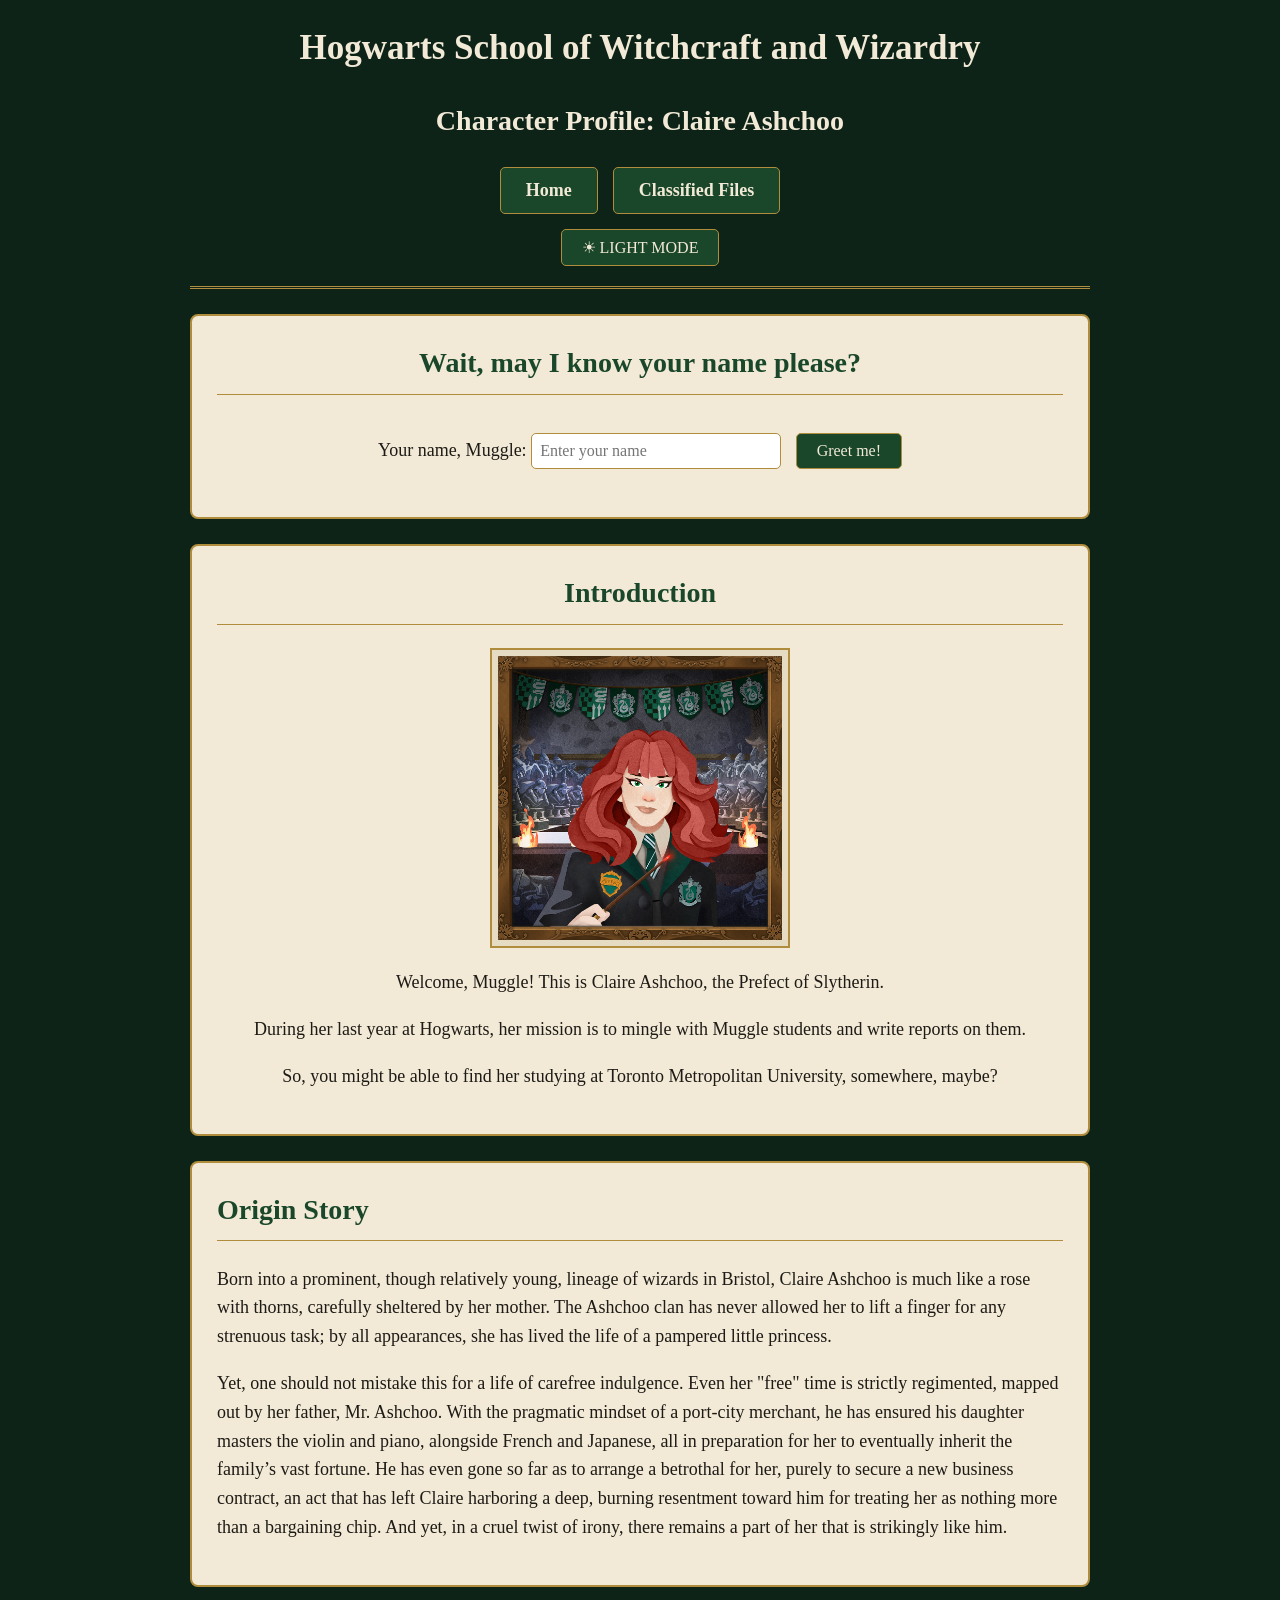
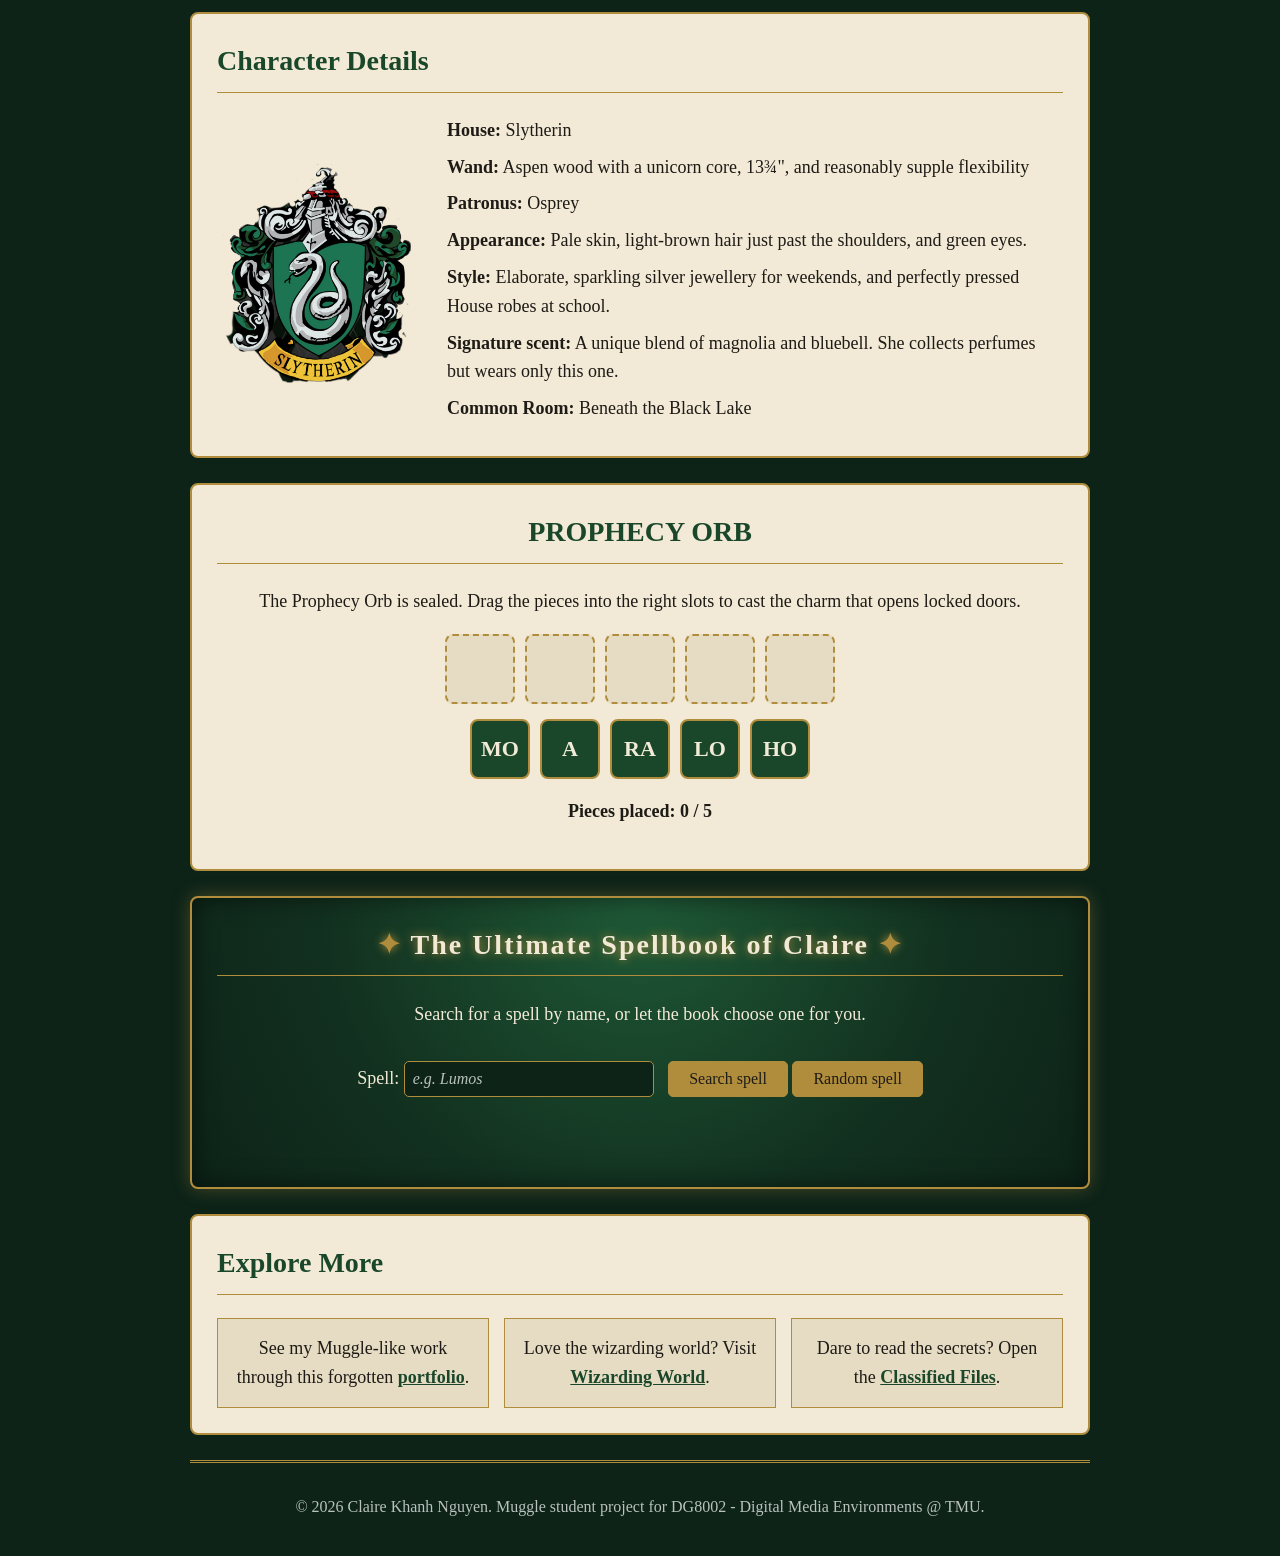
<file: index.html>
<!DOCTYPE html>
<html lang="en">
<head>
  <meta charset="UTF-8">
  <meta name="viewport" content="width=device-width, initial-scale=1.0">
  <title>Wizarding World - Hogwarts Characters</title>

  <link rel="stylesheet" href="style.css">
  <script src="script.js" defer></script>
</head>

<body>
  <header id="site-header">
    <h1>Hogwarts School of Witchcraft and Wizardry</h1>
    <h2>Character Profile: Claire Ashchoo</h2>

    <nav class="main-nav">
      <a class="nav-link" href="index.html">Home</a>
      <a class="nav-link" href="classified.html">Classified Files</a>
    </nav>
    <button id="theme-button" class="action-button"> ☀︎ LIGHT MODE </button>
  </header>

  <main>

    <section class="panel" id="greeting-section">
      <h2 class="section-title">Wait, may I know your name please?</h2>
      <label for="name-input">Your name, Muggle:</label>
      <input type="text" id="name-input" placeholder="Enter your name">
      <button id="greet-button" class="action-button">Greet me!</button>
      <p id="greeting-message"></p>
    </section>

    <section class="panel character introduction">
      <h2 class="section-title">Introduction</h2>
      <img id="portrait" class="portrait-frame" src="wizarding-world-portrait.png" alt="Portrait of Claire" width="300">
      <p>Welcome, Muggle! This is Claire Ashchoo, the Prefect of Slytherin.</p>
      <p>During her last year at Hogwarts, her mission is to mingle with Muggle students and write reports on them.</p>
      <p>So, you might be able to find her studying at Toronto Metropolitan University, somewhere, maybe?</p>
    </section>

    <section class="panel character origin">
      <h2 class="section-title">Origin Story</h2>
      <p>Born into a prominent, though relatively young, lineage of wizards in Bristol, Claire Ashchoo is much like a rose with thorns, carefully sheltered by her mother. The Ashchoo clan has never allowed her to lift a finger for any strenuous task; by all appearances, she has lived the life of a pampered little princess.</p>
      <p>Yet, one should not mistake this for a life of carefree indulgence. Even her "free" time is strictly regimented, mapped out by her father, Mr. Ashchoo. With the pragmatic mindset of a port-city merchant, he has ensured his daughter masters the violin and piano, alongside French and Japanese, all in preparation for her to eventually inherit the family’s vast fortune. He has even gone so far as to arrange a betrothal for her, purely to secure a new business contract, an act that has left Claire harboring a deep, burning resentment toward him for treating her as nothing more than a bargaining chip. And yet, in a cruel twist of irony, there remains a part of her that is strikingly like him.</p>
    </section>

    <section class="panel character detail">
      <h2 class="section-title">Character Details</h2>
      <div class="detail-layout">
        <img class="portrait-frame crest" src="Sly_crest.png" alt="Slytherin house crest with a silver serpent" width="200">
        <ul class="detail-list">
          <li><strong>House:</strong> Slytherin</li>
          <li><strong>Wand:</strong> Aspen wood with a unicorn core, 13¾", and reasonably supple flexibility</li>
          <li><strong>Patronus:</strong> Osprey</li>
          <li><strong>Appearance:</strong> Pale skin, light-brown hair just past the shoulders, and green eyes.</li>
          <li><strong>Style:</strong> Elaborate, sparkling silver jewellery for weekends, and perfectly pressed House robes at school.</li>
          <li><strong>Signature scent:</strong> A unique blend of magnolia and bluebell. She collects perfumes but wears only this one.</li>
          <li><strong>Common Room:</strong> Beneath the Black Lake</li>
        </ul>
      </div>
    </section>

    <section class="panel" id="lock-section">
      <h2 class="section-title">PROPHECY ORB</h2>
      <p>The Prophecy Orb is sealed. Drag the pieces into the right slots to cast the charm that opens locked doors.</p>
      <div class="lock-row">
        <div class="slot" id="slot-1"></div>
        <div class="slot" id="slot-2"></div>
        <div class="slot" id="slot-3"></div>
        <div class="slot" id="slot-4"></div>
        <div class="slot" id="slot-5"></div>
      </div>
      <div class="lock-row">
        <div class="piece" id="piece-mo" draggable="true">MO</div>
        <div class="piece" id="piece-a" draggable="true">A</div>
        <div class="piece" id="piece-ra" draggable="true">RA</div>
        <div class="piece" id="piece-lo" draggable="true">LO</div>
        <div class="piece" id="piece-ho" draggable="true">HO</div>
      </div>
      <p id="game-count">Pieces placed: 0 / 5</p>
      <p id="game-message"></p>
    </section>

    <section class="panel hidden" id="fact-section">
      <h2 class="section-title">PROPHECY ORB IS SHINING...</h2>
      <p id="orb-message"></p>
      <button id="fact-button" class="action-button">REVEAL A FACT!</button>
      <p id="fact-display"></p>
    </section>

    <section class="panel" id="spell-section">
      <h2 class="section-title"> The Ultimate Spellbook of Claire </h2>
      <p>Search for a spell by name, or let the book choose one for you.</p>
      <label for="spell-input">Spell:</label>
      <input type="text" id="spell-input" placeholder="e.g. Lumos">
      <button id="spell-search-button" class="action-button">Search spell</button>
      <button id="spell-random-button" class="action-button">Random spell</button>
      <div id="spell-result"></div>
    </section>

    <section class="panel">
      <h2 class="section-title">Explore More</h2>
      <div class="explore-links">
        <p class="link-card">See my Muggle-like work through this forgotten <a href="https://claire-khanhnguyen.my.canva.site/portfolio">portfolio</a>.</p>
        <p class="link-card">Love the wizarding world? Visit <a href="https://www.harrypotter.com/profile/3234b32e-dad0-45b8-a37e-dfd6948490ff">Wizarding World</a>.</p>
        <p class="link-card">Dare to read the secrets? Open the <a href="classified.html">Classified Files</a>.</p>
      </div>
    </section>
  </main>

  <footer>
    <p>© 2026 Claire Khanh Nguyen. Muggle student project for DG8002 - Digital Media Environments @ TMU.</p>
  </footer>

</body>
</html>
</file>
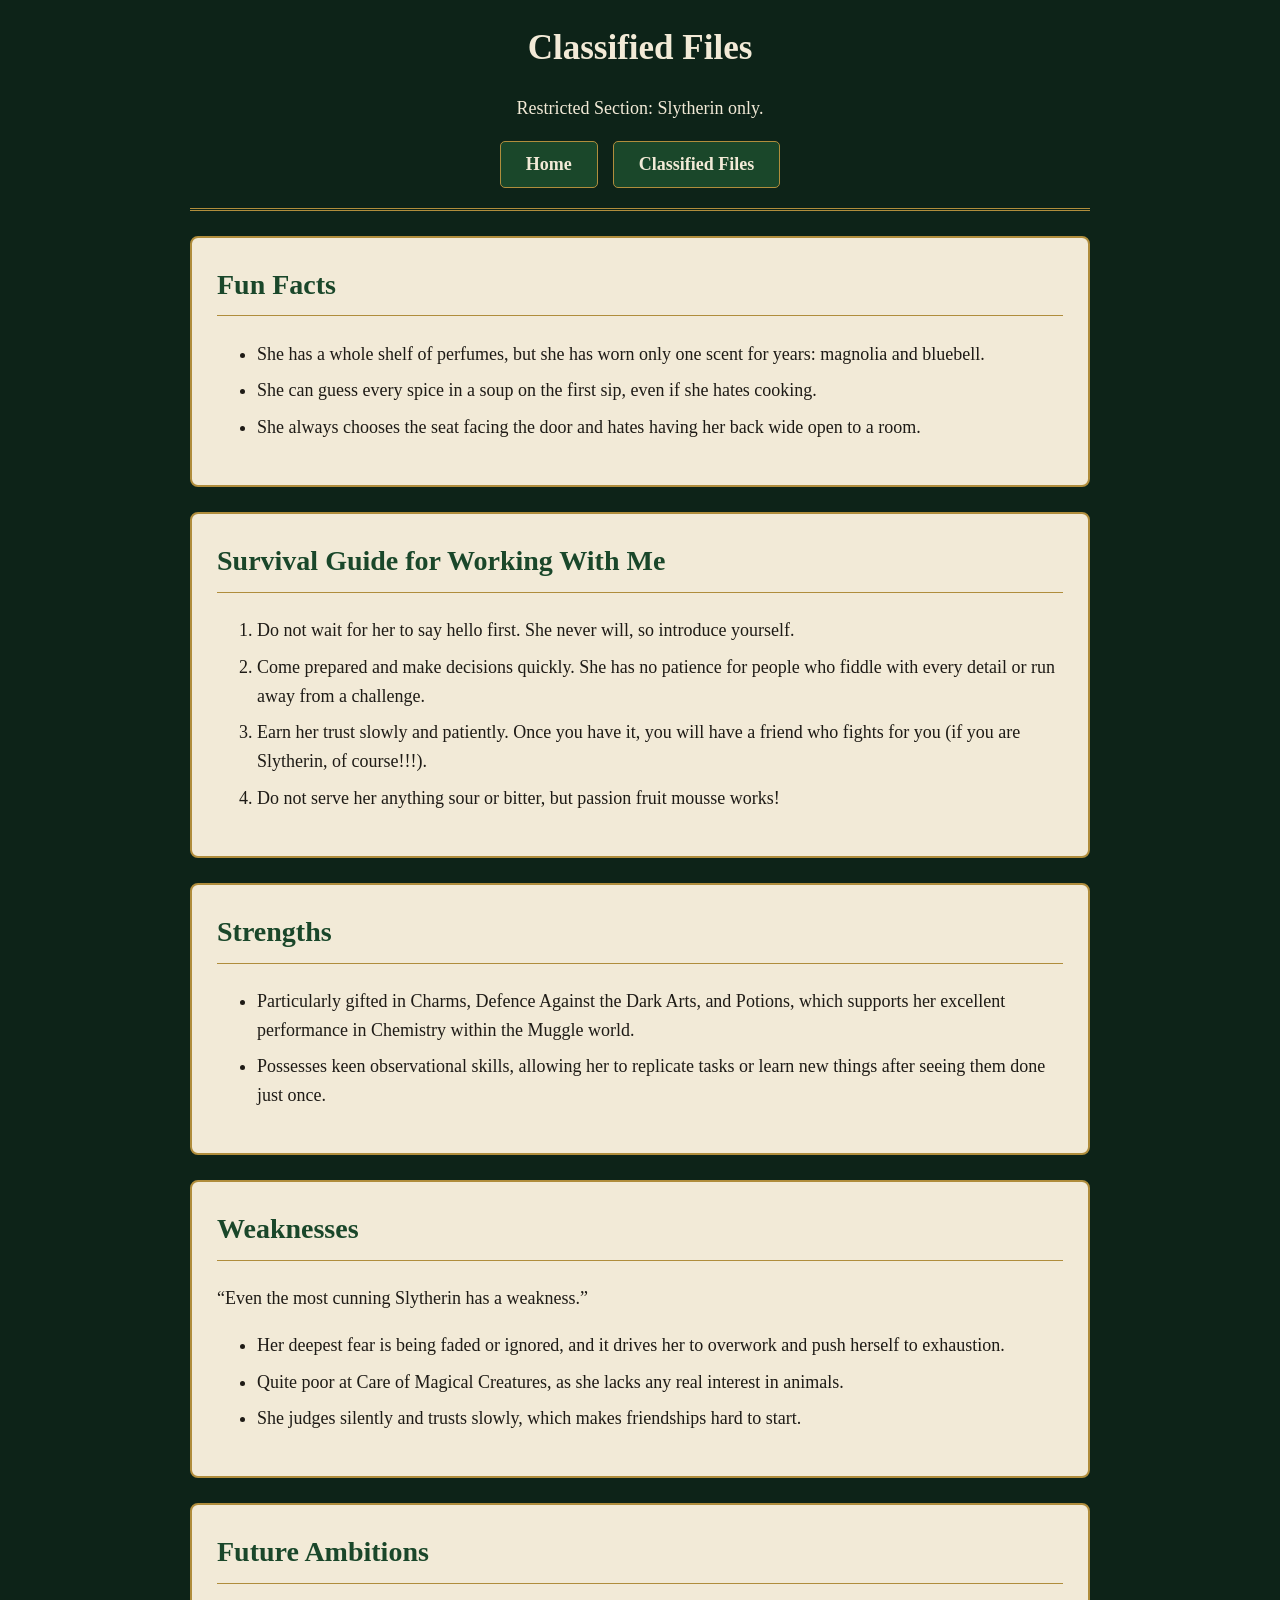
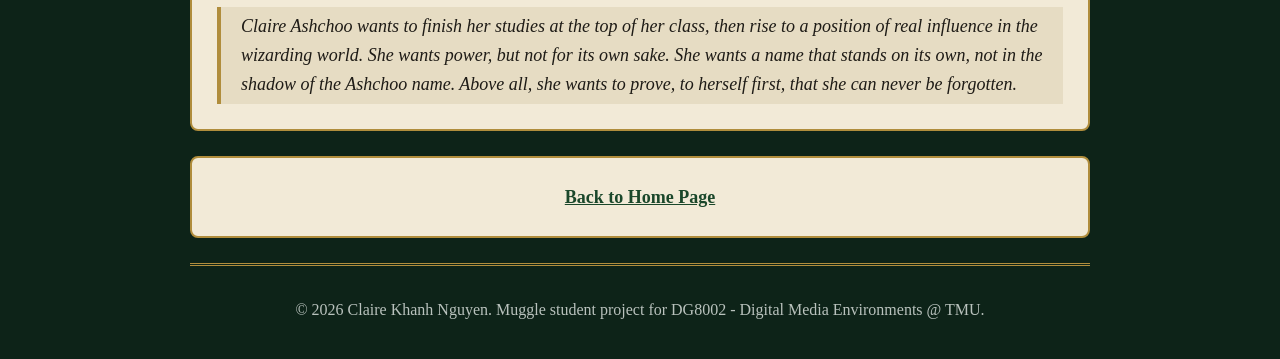
<file: classified.html>
<!DOCTYPE html>
<html lang="en">
<head>
  <meta charset="UTF-8">
  <meta name="viewport" content="width=device-width, initial-scale=1.0">
  <title>Wizarding World - Classified Files</title>

  <link rel="stylesheet" href="style.css">
</head>

<body>

  <header id="site-header">
    <h1>Classified Files</h1>
    <p>Restricted Section: Slytherin only.</p>
    <nav class="main-nav">
      <a class="nav-link" href="index.html">Home</a>
      <a class="nav-link" href="classified.html">Classified Files</a>
    </nav>
  </header>

  <main>

    <section class="panel" id="fun-facts">
      <h2 class="section-title">Fun Facts</h2>
      <ul>
        <li>She has a whole shelf of perfumes, but she has worn only one scent for years: magnolia and bluebell.</li>
        <li>She can guess every spice in a soup on the first sip, even if she hates cooking.</li>
        <li>She always chooses the seat facing the door and hates having her back wide open to a room.</li>
      </ul>
    </section>

    <section class="panel" id="survival-guide">
      <h2 class="section-title">Survival Guide for Working With Me</h2>
      <ol>
        <li>Do not wait for her to say hello first. She never will, so introduce yourself.</li>
        <li>Come prepared and make decisions quickly. She has no patience for people who fiddle with every detail or run away from a challenge.</li>
        <li>Earn her trust slowly and patiently. Once you have it, you will have a friend who fights for you (if you are Slytherin, of course!!!).</li>
        <li>Do not serve her anything sour or bitter, but passion fruit mousse works!</li>
      </ol>
    </section>

    <section class="panel" id="strengths">
      <h2 class="section-title">Strengths</h2>
      <ul>
        <li>Particularly gifted in Charms, Defence Against the Dark Arts, and Potions, which supports her excellent performance in Chemistry within the Muggle world.</li>
        <li>Possesses keen observational skills, allowing her to replicate tasks or learn new things after seeing them done just once.</li>
      </ul>
    </section>

    <section class="panel" id="weaknesses">
      <h2 class="section-title">Weaknesses</h2>
      <p><q>Even the most cunning Slytherin has a weakness.</q></p>
      <ul>
        <li>Her deepest fear is being faded or ignored, and it drives her to overwork and push herself to exhaustion.</li>
        <li>Quite poor at Care of Magical Creatures, as she lacks any real interest in animals.</li>
        <li>She judges silently and trusts slowly, which makes friendships hard to start.</li>
      </ul>
    </section>

    <section class="panel" id="ambitions">
      <h2 class="section-title">Future Ambitions</h2>
      <blockquote><i>Claire Ashchoo wants to finish her studies at the top of her class, then rise to a position of real influence in the wizarding world. She wants power, but not for its own sake. She wants a name that stands on its own, not in the shadow of the Ashchoo name. Above all, she wants to prove, to herself first, that she can never be forgotten.</i></blockquote>
    </section>

    <p class="panel back-link"><a href="index.html">Back to Home Page</a></p>
  </main>

  <footer>
    <p>© 2026 Claire Khanh Nguyen. Muggle student project for DG8002 - Digital Media Environments @ TMU.</p>
  </footer>

</body>
</html>
</file>
<file: style.css>
* {
  box-sizing: border-box;
}

body {
  margin: 0;
  padding: 20px;
  font-family: Georgia, "Times New Roman", serif;
  font-size: 18px;
  line-height: 1.6;
  color: #f2ead7;
  background-color: #0d2318;
}

h1,
h2 {
  font-family: Georgia, "Times New Roman", serif;
  color: #f2ead7;
}

h1 {
  font-size: 35px;
  margin: 0 0 10px 0;
}

h2 {
  font-size: 28px;
}

li {
  margin-bottom: 8px;
}

img {
  max-width: 100%;
  height: auto;
}

a {
  color: #1a472a;
  font-weight: bold;
  text-decoration: underline;
}

a:visited {
  color: #4a5a3c;
}

a:hover {
  color: #8a6a1f;
}

a:active {
  color: #b08d3c;
}

a:focus-visible {
  outline: 2px solid #b08d3c;
}

#site-header {
  max-width: 900px;
  margin: 0 auto;
  padding-bottom: 20px;
  text-align: center;
  border-bottom: 3px double #b08d3c;
}

#portrait {
  width: 300px;
}

.main-nav {
  display: flex;
  justify-content: center;
  gap: 15px;
}

.nav-link {
  padding: 8px 25px;
  color: #f2ead7;
  text-decoration: none;
  background-color: #1a472a;
  border: 1px solid #b08d3c;
  border-radius: 5px;
}

.nav-link:visited {
  color: #f2ead7;
}

.nav-link:hover {
  color: #1e1b16;
  background-color: #b08d3c;
}

main {
  max-width: 900px;
  margin: 25px auto;
}

.panel {
  margin-bottom: 25px;
  padding: 25px;
  color: #1e1b16;
  background-color: #f2ead7;
  border: 2px solid #b08d3c;
  border-radius: 8px;
}

.section-title {
  margin-top: 0;
  padding-bottom: 8px;
  color: #1a472a;
  border-bottom: 1px solid #b08d3c;
}

.portrait-frame {
  display: block;
  margin: 0 auto 20px auto;
  padding: 6px;
  background-color: #e6dcc3;
  border: 2px solid #b08d3c;
}

blockquote {
  margin: 15px 0 0 0;
  padding: 5px 20px;
  background-color: #e6dcc3;
  border-left: 4px solid #b08d3c;
}

.introduction {
  text-align: center;
}

.detail-layout {
  display: flex;
  align-items: center;
  gap: 30px;
}

.crest {
  width: 200px;
  margin: 0;
  background-color: #f2ead7;
  border: none;
}

.detail-list {
  margin: 0;
  padding: 0;
  list-style: none;
}

.explore-links {
  display: flex;
  gap: 15px;
}

.link-card {
  width: 33%;
  margin: 0;
  padding: 15px;
  text-align: center;
  background-color: #e6dcc3;
  border: 1px solid #b08d3c;
}

.back-link {
  text-align: center;
}

footer {
  max-width: 900px;
  margin: 0 auto;
  padding-top: 15px;
  font-size: 16px;
  text-align: center;
  color: #b9c2bd;
  border-top: 3px double #b08d3c;
}

#greeting-section {
  text-align: center;
}

@media (max-width: 700px) {
  body {
    padding: 10px;
    font-size: 16px;
  }

  h1 {
    font-size: 28px;
  }

  h2 {
    font-size: 24px;
  }

  .main-nav {
    flex-direction: column;
    align-items: center;
  }

  .panel {
    padding: 15px;
  }

  .detail-layout {
    flex-direction: column;
  }

  .crest {
    width: 150px;
  }

  .explore-links {
    flex-direction: column;
  }

  .link-card {
    width: 100%;
  }
}

.action-button {
  margin-top: 15px;
  padding: 8px 20px;
  font-family: Georgia, "Times New Roman", serif;
  font-size: 16px;
  color: #f2ead7;
  background-color: #1a472a;
  border: 1px solid #b08d3c;
  border-radius: 5px;
  cursor: pointer;
}
 
.action-button:hover {
  color: #1e1b16;
  background-color: #b08d3c;
}
 
input {
  width: 250px;
  max-width: 100%;
  margin: 5px 10px 5px 0;
  padding: 8px;
  font-family: Georgia, "Times New Roman", serif;
  font-size: 16px;
  border: 1px solid #b08d3c;
  border-radius: 5px;
}

#greeting-message {
  margin-bottom: 0;
  font-weight: bold;
  color: #1a472a;
}

#fact-section {
  text-align: center;
  color: #f2ead7;
  background-color: #1a472a;
  border: 2px solid #b08d3c;
}

#fact-section .section-title {
  color: #f2ead7;
}

#fact-section .action-button {
  color: #1e1b16;
  background-color: #b08d3c;
}

#fact-section .action-button:hover {
  background-color: #f2ead7;
}

#fact-display {
  max-width: 700px;
  min-height: 70px;
  margin: 20px auto 0 auto;
  padding: 15px;
  font-style: italic;
  color: #f2ead7;
  background-color: #0d2318;
  border: 2px dashed #b08d3c;
  border-radius: 8px;
}
 
.light-mode {
  color: #1e1b16;
  background-color: #dfe8dc;
}
 
.light-mode h1,
.light-mode h2 {
  color: #1a472a;
}
 
.light-mode .panel {
  background-color: #fbf8ef;
}

.light-mode .action-button,
.light-mode .nav-link {
  color: #1a472a;
  background-color: #f2ead7;
  border: 1px solid #b08d3c;
}

.light-mode .action-button:hover,
.light-mode .nav-link:hover {
  color: #f2ead7;
  background-color: #1a472a;
}
 
.light-mode footer {
  color: #3d4a3f;
}

#lock-section {
  text-align: center;
}

.lock-row {
  display: flex;
  justify-content: center;
  flex-wrap: wrap;
  gap: 10px;
  margin: 15px 0;
}

.slot {
  width: 70px;
  height: 70px;
  display: flex;
  align-items: center;
  justify-content: center;
  background-color: #e6dcc3;
  border: 2px dashed #b08d3c;
  border-radius: 8px;
}

.piece {
  width: 60px;
  height: 60px;
  display: flex;
  align-items: center;
  justify-content: center;
  font-size: 22px;
  font-weight: bold;
  color: #f2ead7;
  background-color: #1a472a;
  border: 2px solid #b08d3c;
  border-radius: 8px;
  cursor: grab;
}

#game-count,
#game-message {
  margin-bottom: 0;
  font-weight: bold;
}

.shake {
  animation: shake 0.4s;
}

@keyframes shake {
  0% { transform: translateX(0); }
  25% { transform: translateX(-8px); }
  50% { transform: translateX(8px); }
  75% { transform: translateX(-8px); }
  100% { transform: translateX(0); }
}

.hidden {
  display: none;
}

/* Spellbook (API section) */
#spell-section {
  text-align: center;
  color: #f2ead7;
  background-color: #12301f;
  background-image: radial-gradient(circle at top, #1f5a37 0%, #12301f 60%, #0d2318 100%);
  border: 2px solid #b08d3c;
  box-shadow: 0 0 18px rgba(176, 141, 60, 0.35), inset 0 0 25px rgba(0, 0, 0, 0.5);
}

#spell-section .section-title {
  color: #f2ead7;
  letter-spacing: 2px;
  text-shadow: 0 0 10px #b08d3c;
}

#spell-section .section-title::before {
  content: "✦ ";
  color: #b08d3c;
}

#spell-section .section-title::after {
  content: " ✦";
  color: #b08d3c;
}

#spell-section input {
  color: #f2ead7;
  background-color: #0d2318;
  border: 1px solid #b08d3c;
}

#spell-section input::placeholder {
  color: #b9c2bd;
  font-style: italic;
}

#spell-section .action-button {
  color: #1e1b16;
  background-color: #b08d3c;
}

#spell-section .action-button:hover {
  background-color: #f2ead7;
  box-shadow: 0 0 12px #b08d3c;
}

#spell-result {
  min-height: 40px;
  margin-top: 20px;
  font-style: italic;
}

#spell-result.error-message {
  color: #ffb4a2;
}

.spell-card {
  max-width: 600px;
  margin: 0 auto;
  padding: 20px 25px;
  font-style: normal;
  text-align: center;
  color: #1e1b16;
  background-color: #f2ead7;
  background-image: radial-gradient(circle, #fbf8ef 0%, #e6dcc3 100%);
  border: 3px double #b08d3c;
  border-radius: 8px;
  box-shadow: 0 0 20px rgba(176, 141, 60, 0.7);
  animation: spell-appear 0.8s ease-out, spell-glow 3s ease-in-out 0.8s infinite;
}

.spell-card h3 {
  margin: 0 0 12px 0;
  padding-bottom: 8px;
  font-size: 26px;
  letter-spacing: 2px;
  color: #1a472a;
  border-bottom: 1px solid #b08d3c;
}

.spell-card h3::before {
  content: "✦ ";
  color: #b08d3c;
}

.spell-card h3::after {
  content: " ✦";
  color: #b08d3c;
}

.spell-card p {
  margin: 6px 0;
}

@keyframes spell-appear {
  0% {
    opacity: 0;
    transform: translateY(15px);
  }
  100% {
    opacity: 1;
    transform: translateY(0);
  }
}
</file>
